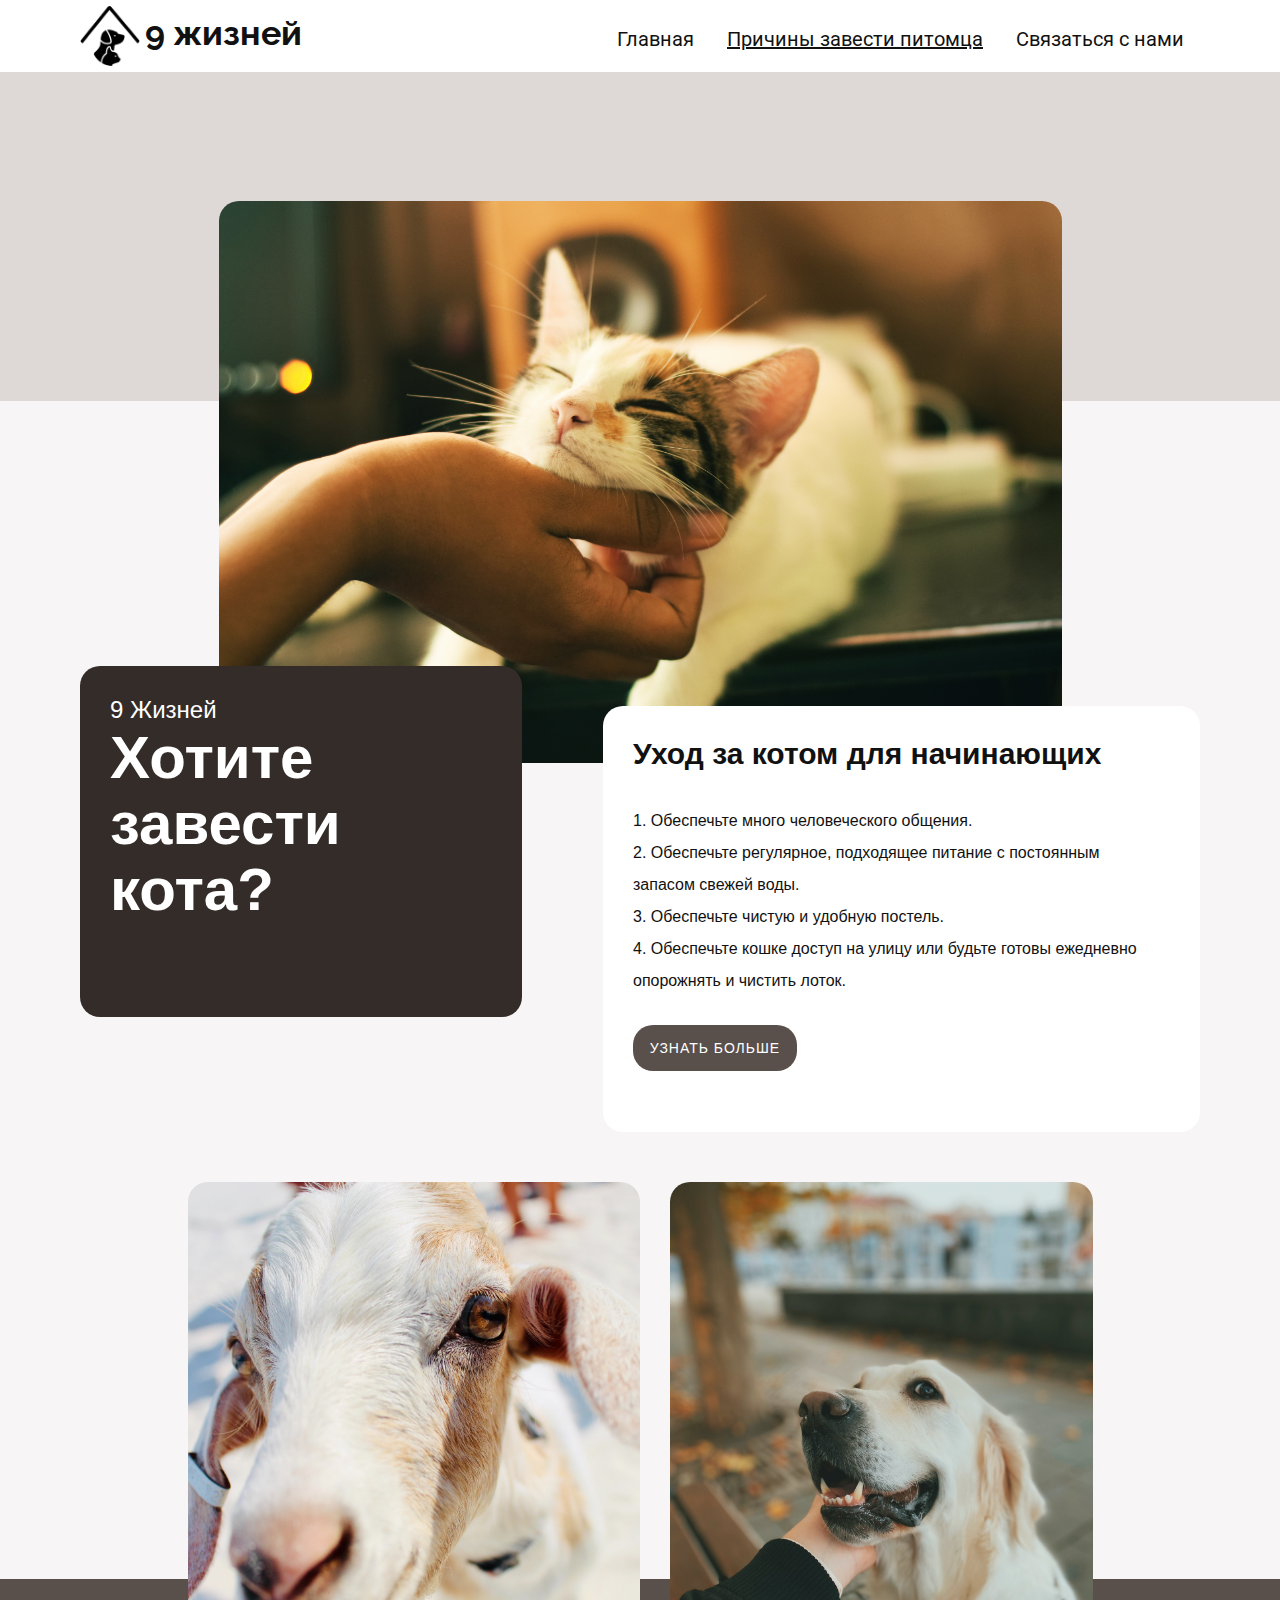
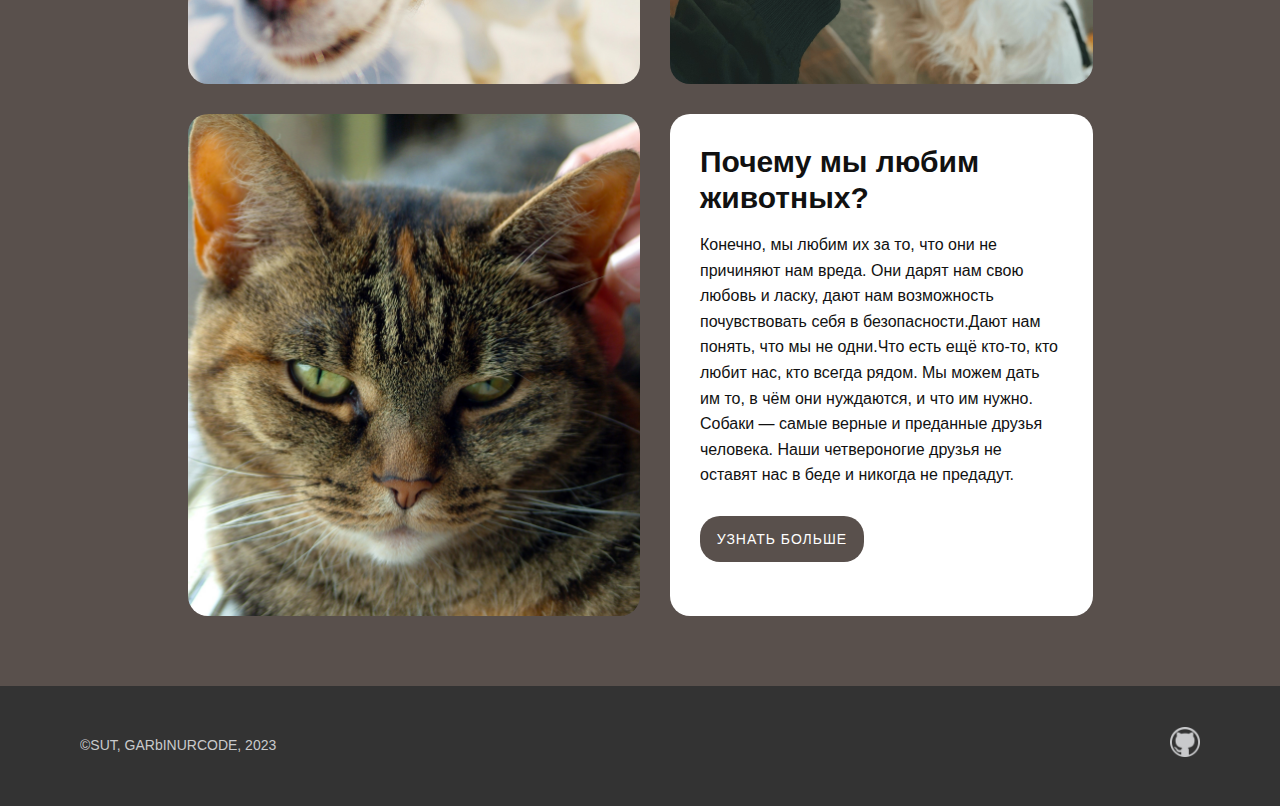
<file: reasons.html>
<!DOCTYPE html>
<html lang="ru">

<head>
    <meta charset="UTF-8">
    <meta http-equiv="X-UA-Compatible" content="IE=edge">
    <meta name="viewport" content="width=device-width, initial-scale=1.0">
    <link rel="preconnect" href="https://fonts.googleapis.com">
    <link rel="preconnect" href="https://fonts.gstatic.com" crossorigin>
    <link
        href="https://fonts.googleapis.com/css2?family=Montserrat:wght@400;700&family=Open+Sans&family=PT+Sans&family=Raleway:wght@700&family=Roboto:wght@300;400;700;900&display=swap"
        rel="stylesheet">
    <style type="text/css">
        *,
        *::before,
        *::after {
            box-sizing: border-box;
        }

        a {
            text-decoration: none;
            display: inline-block;
        }

        ul,
        ol,
        li {
            margin: 0;
            padding: 0;
        }

        h1,
        h2,
        h3,
        h4,
        h5,
        h6 {
            margin: 0;
            padding: 0;
        }

        body {
            height: 100%;
            margin: 0;
            font-family: 'Open Sans',
                sans-serif;
            font-size: 16px;
            line-height: 160%;
            color: #111111;
        }
    </style>
    <link rel="stylesheet" href="assets/css/reasons_style.css">
    <title>Причины завести питомца</title>
</head>

<body>
    <div class="wrapper">
        <header class="header">
            <div class="container">
                <div class="header_body">
                    <a href="#" class="header_logo">
                        <img src="assets\img\logo.png" alt="header_logo">
                        <span>9 жизней</span>
                    </a>
                    <div class="header_burger">
                        <span></span>
                    </div>
                    <nav class="header_menu">
                        <ul class="header_list">
                            <li><a class="header_link" href="index.html">Главная</a></li>
                            <li><a class="header_link" id="now" href="reasons.html">Причины завести питомца</a></li>
                            <li><a class="header_link" href="contact.html">Связаться с нами</a></li>
                        </ul>
                    </nav>
                </div>
            </div>
        </header>

        <div class="guide">
            <div class="guide_body">
                <div class="container guide_content">
                    <img src="assets/img/guide.jpg" alt="guide pic">
                    <div class="guide_text">
                        <div class="guide_title">
                            <h4>9 Жизней</h4>
                            <h2>Хотите завести кота?</h2>
                        </div>
                        <div class="guide_article">
                            <h3>Уход за котом для начинающих</h3>
                            <ol class="guide_article_list">
                                <li>Обеспечьте много человеческого общения.</li>
                                <li>Обеспечьте регулярное, подходящее питание с постоянным запасом свежей воды.</li>
                                <li>Обеспечьте чистую и удобную постель.</li>
                                <li>Обеспечьте кошке доступ на улицу или будьте готовы ежедневно опорожнять и чистить
                                    лоток.</li>
                            </ol>
                            <a href="contact.html" class="article_btn">
                                <span>Узнать больше</span>
                            </a>
                        </div>
                    </div>
                </div>
                <div class="guide_background">
                    <div class="guide_stripe">
                    </div>
                </div>
            </div>
        </div>

        <div class="reasons">
            <div class="reasons_body">
                <div class="container reasons_content">
                    <div class="reasons_grid">
                        <div width="50%">
                            <img class="reasons_img1" src="assets/img/reasons1.jpg " alt="reasons1">
                        </div>
                        <div width="50%">
                            <img class="reasons_img2" src="assets/img/reasons2.jpg" alt="reasons2">
                        </div>
                        <div width="50%">
                            <img class="reasons_img3" src="assets/img/reasons3.jpg" alt="reasons3">
                        </div>
                        <div class="reasons_text" width="50%">
                            <h3>Почему мы любим животных?</h3>
                            <p>Конечно, мы любим их за то, что они не причиняют нам вреда.
                                Они дарят нам свою любовь и ласку, дают нам возможность почувствовать себя в
                                безопасности.Дают нам понять, что мы не одни.Что есть ещё кто-то, кто любит нас, кто всегда рядом.
                                Мы можем дать им то, в чём они нуждаются, и что им нужно.
                                Собаки — самые верные и преданные друзья человека.
                                Наши четвероногие друзья не оставят нас в беде и никогда не предадут.</p>
                            <a href="contact.html" class="article_btn">
                                <span>Узнать больше</span>
                            </a>
                        </div>
                    </div>
                </div>
                <div class="reasons_background">
                    <div class="reasons_stripe"></div>
                </div>
            </div>
        </div>

        <footer class="footer">
            <div class="container">
                <div class="footer_body">
                    <div class="footer_info">
                        ©SUT, GARbINURCODE, 2023
                    </div>

                    <div class="footer_logos">
                        <a href="https://github.com/GARbINURCODE" target="_blank"><img class="github_logo"
                                src="assets\img\github_logo.png" alt="github ligo"></a>
                    </div>
                </div>
            </div>
        </footer>
    </div>
    <!--Include JQuery-->
    <script src="https://code.jquery.com/jquery-3.6.4.min.js"></script>
    <!--Include JS scripts file-->
    <script src="assets\js\burger_script.js"></script>
</body>

</html>
</file>
<file: assets/css/reasons_style.css>
/*Demonstration styles*/

/*------------------------*/
/*Main styles*/

/*Container*/
.container{
    width: 100%;
    max-width: 1140px;
    margin: 0 auto;
    padding: 0 10px;
}

/*------------------------*/
/*Header*/
.header{
    position: fixed;
    width: 100%;
    top: 0;
    left: 0;
    z-index: 7;
}

.header:before{
    content: '';
    position: absolute;
    top: 0;
    left: 0;
    width: 100%;
    height: 100%;
    background-color: #ffff;
    z-index: 3;
}

.header_body{
    position: relative;
    display: flex;
    justify-content: space-between; 
    height: 72px;
    padding-top: 20px;
    padding-bottom: 20px;
    align-items: center;
}

.header_list{
    display: flex;
    margin: 8px;
    position: relative;
    z-index: 4;
}

.header_list li{
    list-style: none;
    margin: 8px 8px 0px 25px;
}

.header_link{
    font-family: Roboto, sans-serif;
    font-size: 20px;
    text-decoration: none;
    color: #111111;
}

.header_burger{
    display: none;
}

.header_logo{
    margin: 0px;
    max-width: 100%;
    text-decoration: none;
    color: #111111;
    z-index: 4;
}

.header_logo img{
    flex: 6;
    float: left;
    border-radius: 50%;
    overflow: hidden;
    max-width: 60px;
    display: block;
}

.header_logo span{
    margin: 0px 0px 0px 5px;
    font-family: 'Raleway', 
    sans-serif;
    font-weight: 700;
    font-size: 34px;
    line-height: 160%;
}

#now{
    text-decoration: underline;
}

/*Guide*/
.guide{
    width: 100%;
    padding: 50px 0 0 0;
}

.guide_body{
    display:flex;
    position:relative;
    overflow:hidden;
    width: 100%;
    min-height: 1082px;
}

.guide_background{
    display:flex;
    position:absolute;
    height: 100%;
    width: 100%;
    background-size: cover;
    background-position: center;
    align-items: start;
    background-color: #f7f5f5;
}

.guide_stripe{
    position: relative;
    z-index: 0;
    background-color: #ded9d7;
    height: 351px;
    width: 100%;
}

.guide_content{
    display: grid;
    z-index: 1;
    width: 100%;
    max-width: 1140px;
    margin-top: 50px;
    justify-items: center;
}

.guide_content img{
    display: grid;
    position: absolute;
    justify-self: center;
    max-height: 562px;
    max-width: 844px;
    border-radius: 20px;
    margin-top: 101px;
}

.guide_text{
    width: 100%;
    display: flex;
    position:relative;
    z-index: 2;
    justify-content: space-between;
    align-items: flex-start;
    align-self: end;
}
.guide_title{
    height: 351px;
    width: 442px;
    padding: 30px;
    background-color:#332c29;
    border-radius: 20px;
    position: relative;
    overflow: hidden;
}

.guide_title h4{
    font-family: Poppins, sans-serif;
    font-weight: 500;
    font-size: 24px;
    color: #fff;
    line-height: 120%;
}

.guide_title h2{
    font-family: Open-Sans, sans-serif;
    font-weight: 700;
    font-size: 60px;
    color: #fff;
    line-height: 110%;
}

.guide_article{
    margin-top: 40px;
    height: 426px;
    width: 597px;
    padding: 30px 30px 30px 30px;
    border-radius: 20px;
    background-color: #fff;
    position:relative;
    overflow: hidden;
}

.guide_article h3{
    font-family: Poppins, sans-serif;
    font-weight: 700;
    font-size: 30px;
    line-height: 120%;
}

.guide_article_list{
    list-style: decimal;
    list-style-position: inside;
    margin: 33px 28px 0px 0px;
}

.guide_article_list li{
    font-family: Open-Sans, sans-serif;
    font-weight: 400;
    font-size: 16px;
    line-height: 200%;
}

.article_btn{
    display: grid;
    position: relative;
    overflow: hidden;
    max-height: 46px;
    max-width: 164px;
    padding: 11px 11px 11px 11px;
    background-color: #59504c;
    border-radius: 20px;
    margin-top: 28px;
    justify-items: center;
}

.article_btn span{
    display: flex;
    text-decoration: none;
    font-family: Open-Sans, sans-serif;
    font-weight: 400;
    font-size: 14px;
    text-transform: uppercase;
    letter-spacing: 1px;
    color: #fff;
    align-self: center;
}

/*Reasons*/
.reasons{
    width: 100%;
    padding: 0 0 0 0;
}

.reasons_body{
    display:flex;
    position:relative;
    overflow:hidden;
    width: 100%;
    min-height: 1154px;
}

.reasons_background{
    display:flex;
    position:absolute;
    height: 100%;
    width: 100%;
    background-size: cover;
    background-position: center;
    align-items: start;
    background-color: #59504c;
}

.reasons_stripe{
    position: relative;
    z-index: 0;
    background-color: #f7f5f5;
    height: 447px;
    width: 100%;
}

.reasons_content{
    display: grid;
    z-index: 1;
    width: 100%;
    max-width: 1140px;
    margin-top: 50px;
    justify-items: center;
}

.reasons_grid{
    display: grid;
    max-height: 1004px;
    width: 905px;
    column-gap: 30px;
    row-gap: 30px;
    grid-template-columns: 50%;
    grid-template-rows: 50%;
}

.reasons_img1{
    grid-column: 1;
    grid-row: 1;
    height: 100%;
    width: 100%;
    border-radius: 20px;
    object-fit: cover;
    object-position: 0px -100px;
}

.reasons_img2{
    grid-column: 2;
    grid-row: 1;
    height: 100%;
    width: 100%;
    border-radius: 20px;
    object-fit: cover;
    object-position: 0px -50px;
}

.reasons_img3{
    grid-column: 1;
    grid-row: 2;
    height: 502px;
    width: 100%;
    border-radius: 20px;
    object-fit: cover;
    object-position: -170px 0px;
}

.reasons_text{
    grid-column: 2;
    grid-row: 2;
    height: 502px;
    width: 422.5px;
    border-radius: 20px;
    background-color: #fff;
    padding: 30px 30px 30px 30px;
    position: relative;
    overflow: hidden;
}

.reasons_text h3{
    font-family: Poppins, sans-serif;
    font-size: 30px;
    font-weight: 700;
    line-height: 120%;
}

.reasons_text p{
    font-family: Poppins, sans-serif;
    font-weight: 400;
    font-size: 16px;
    line-height: 160%;
}

/*Footer*/

.footer{
    display:block;
    position: relative;
    background-color: #333333;
    height:120px;
    width: 100%;
}

.footer_body{
    display:flex;
    position: relative;
    overflow: hidden;
    align-items: center;
    justify-content: space-between;
    background-color: #333333;
    height:120px;
    width: 100%;
}
.footer_info{
    display: flex;
    font-family: Open-Sans, sans-serif;
    font-weight: 400;
    font-size: 14px;
    color:#c9cacc
}

.github_logo{
    height:30px;
    width:30px;
}

/*Phone and laptop design*/
@media(max-width: 840px){

    /*Header*/
    .body.lock{
        overflow: hidden;
    }

    .header_body{
        height: 50px;
    }
    
    .header_logo span{
        font-size: 26px;
        margin: 0px 0px 0px 5px;
    }

    .header_logo img{
        max-width: 40px;
    }

    .header_burger{
        display: block;
        position: relative;
        height: 30px;
        width: 20px;
        z-index: 4;
    }

    .header_burger:before,
    .header_burger:after,
    .header_burger span{
        content: '';
        background-color: #111111;
        position: absolute;
        width: 100%;
        height: 4px;
        left: 0;
        transition: all 0.3s ease 0s;
    }

    .header_burger:before{
        top: 5px;
    }

    .header_burger:after{
        top: 23px;
    }

    .header_burger span{
        top:14px;
    }

    .header_burger.active:before{
        transform:rotate(45deg)
    }

    .header_burger.active:after{
        transform:rotate(-45deg);
        top: 14px;
    }

    .header_burger.active:before{
        transform:rotate(45deg);
        top: 14px;
    }

    .header_burger.active span{
        transform:scale(0);
    }

    .header_menu{
        position:fixed;
        top: -100%;
        left: 0;
        width: 100%;
        height: 50px;
        background-color: whitesmoke;
        transition: all 0.3s ease 0s;
        font-size: 20px;
    }

    .header_menu.active{
        top: 0;
    }

    .header_list{
        display: block;
        margin: 70px 10px 20px 0px;
    }
}
</file>
